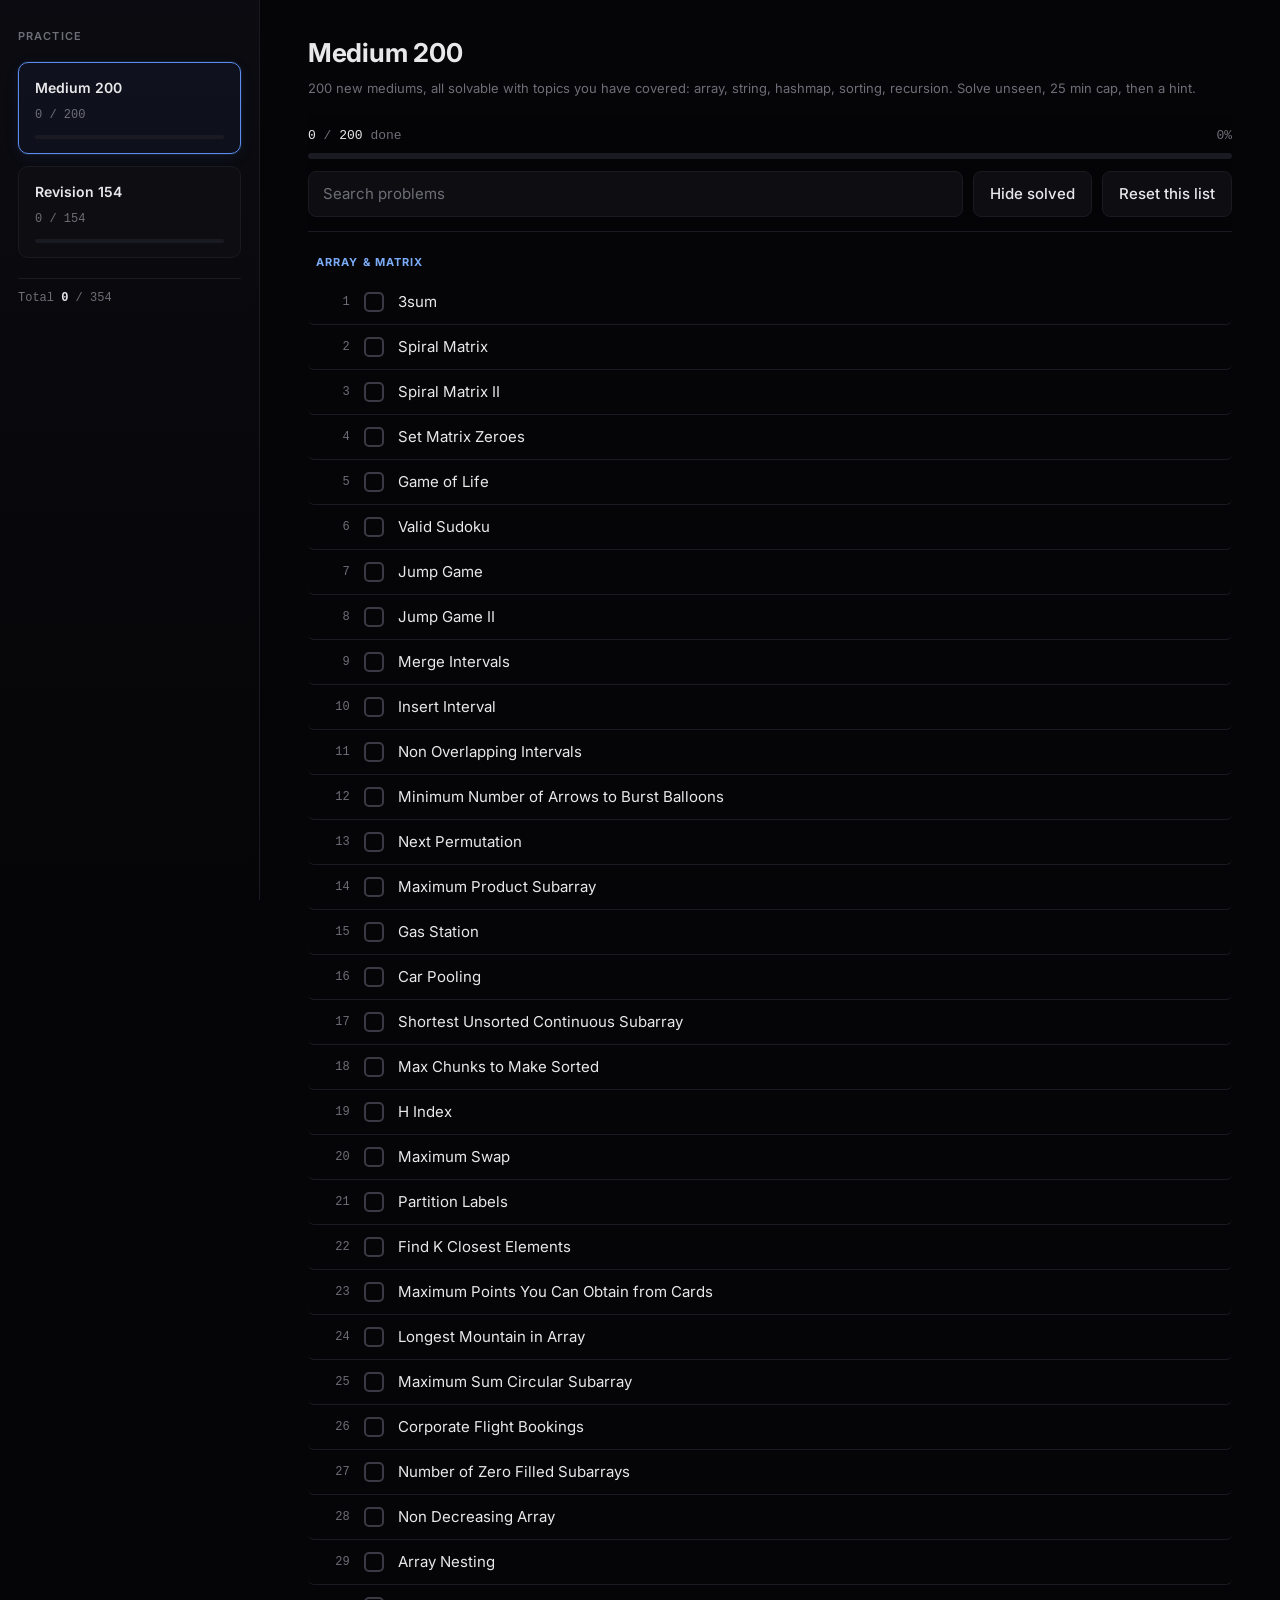
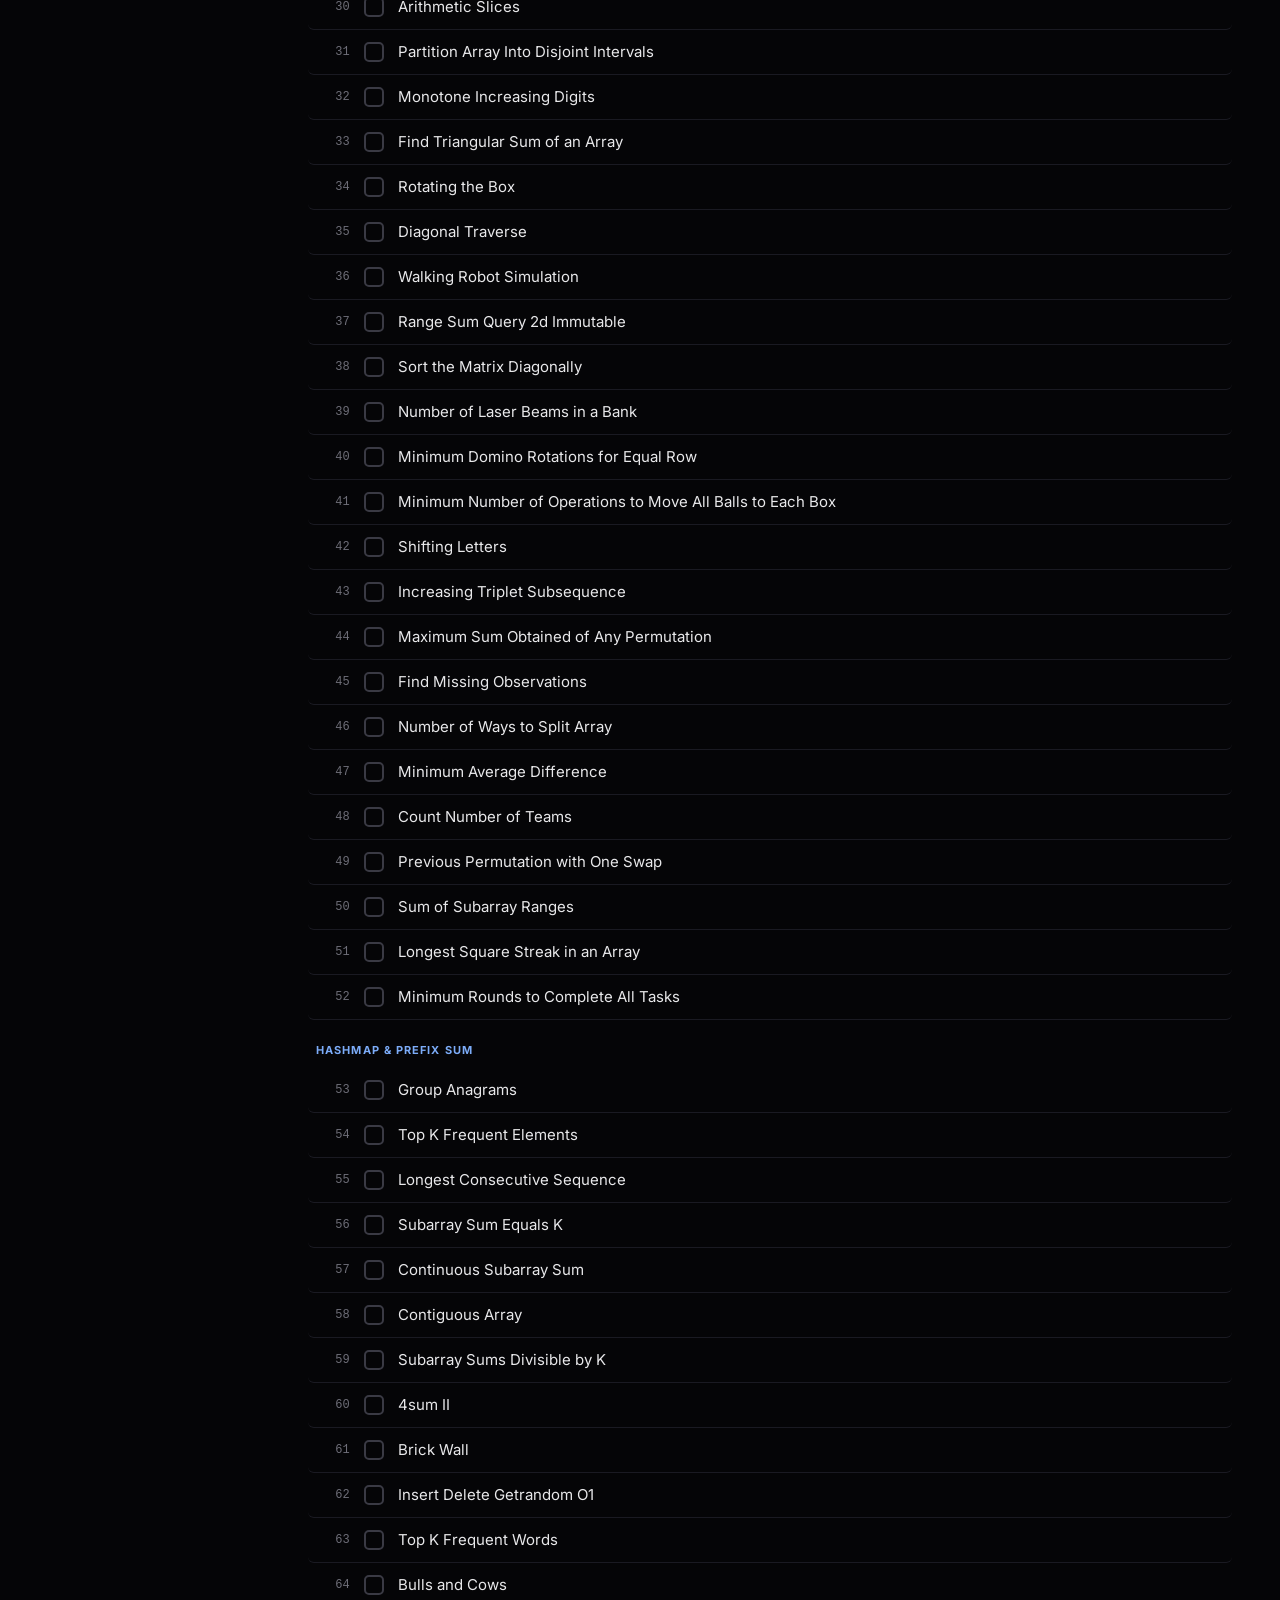
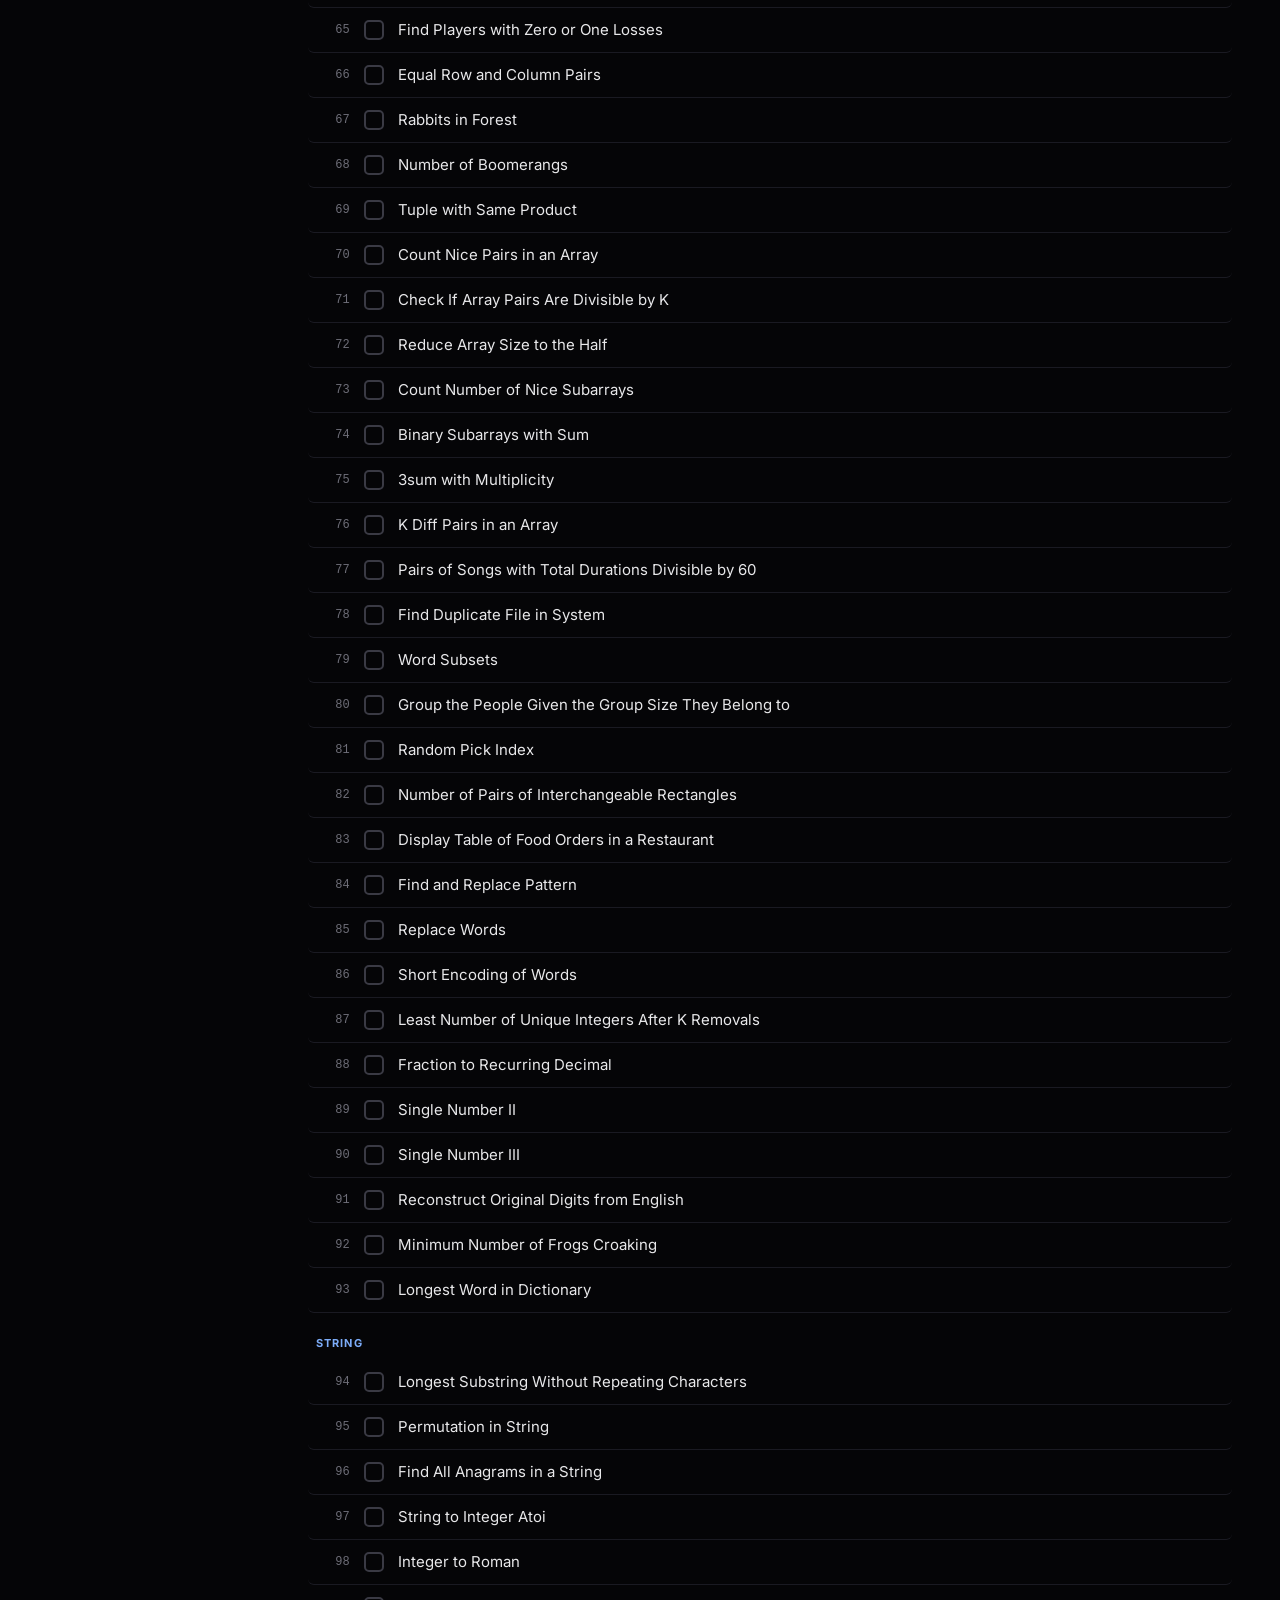
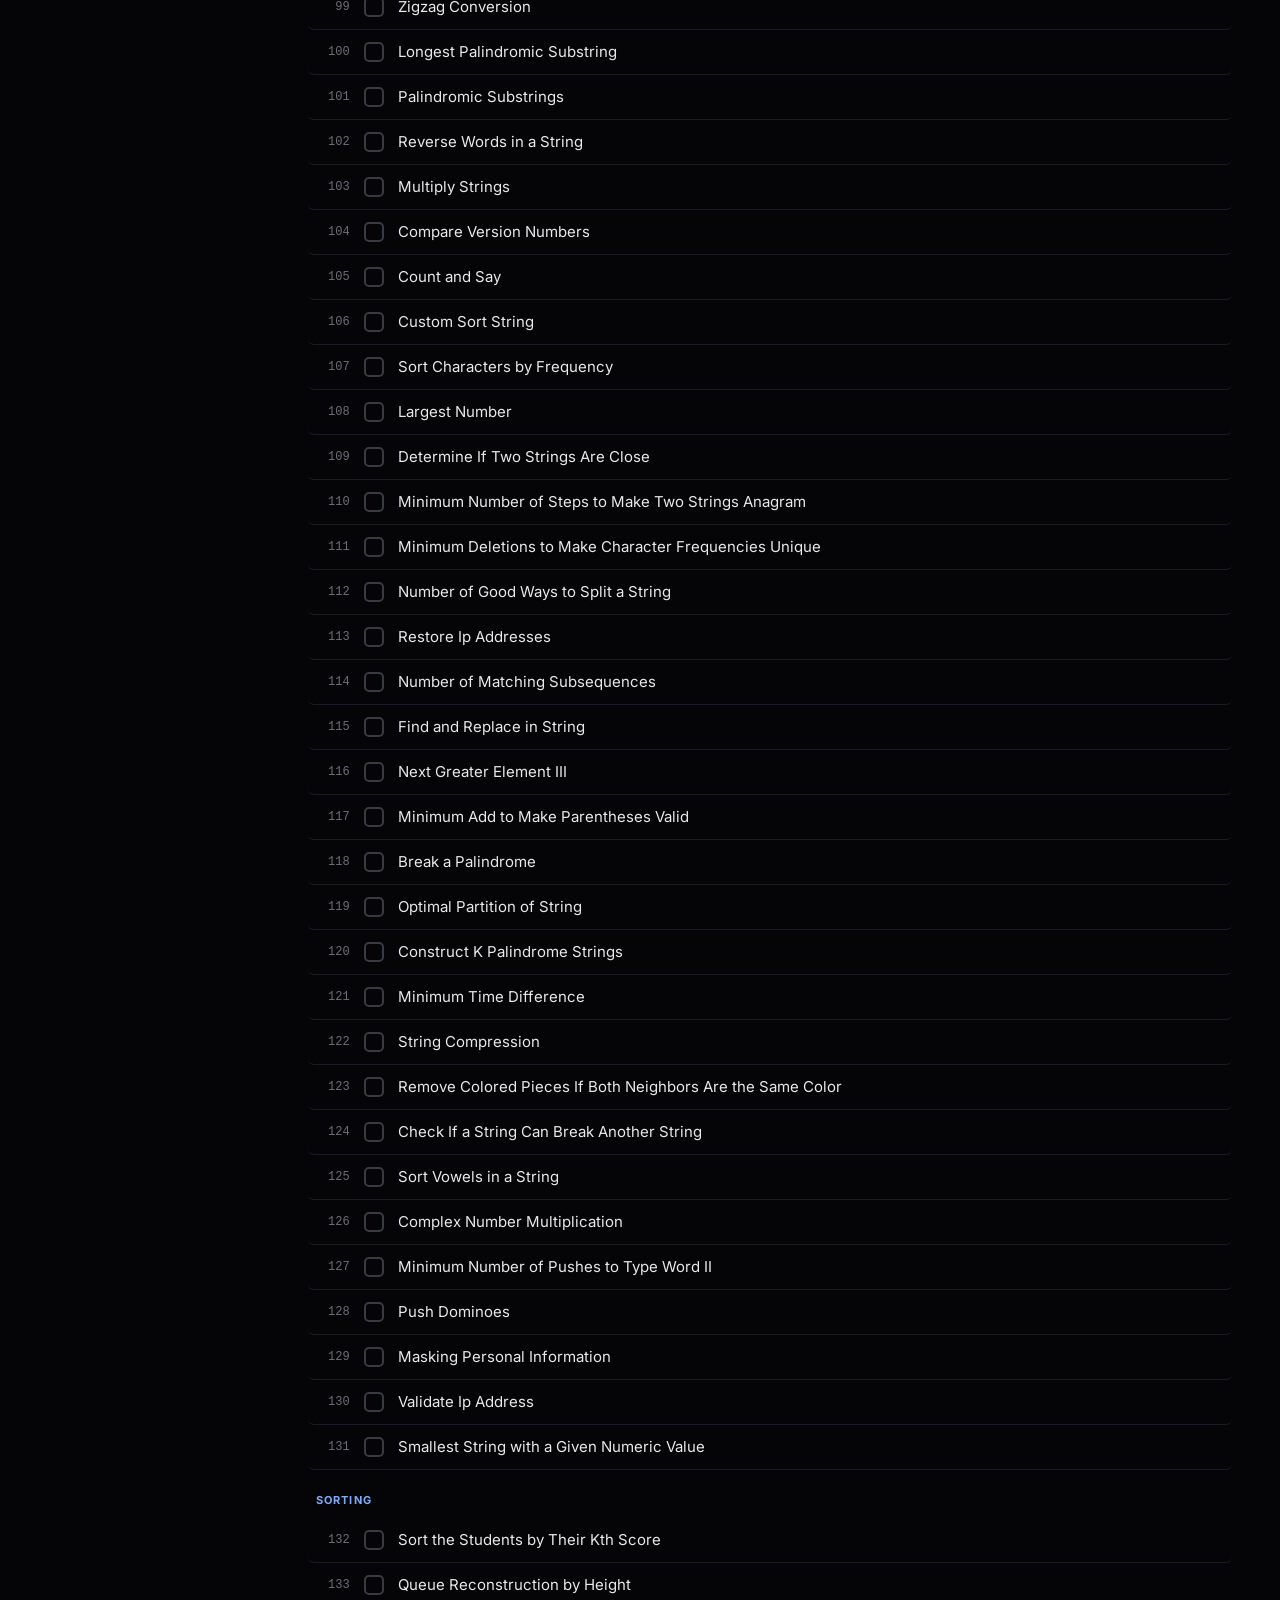
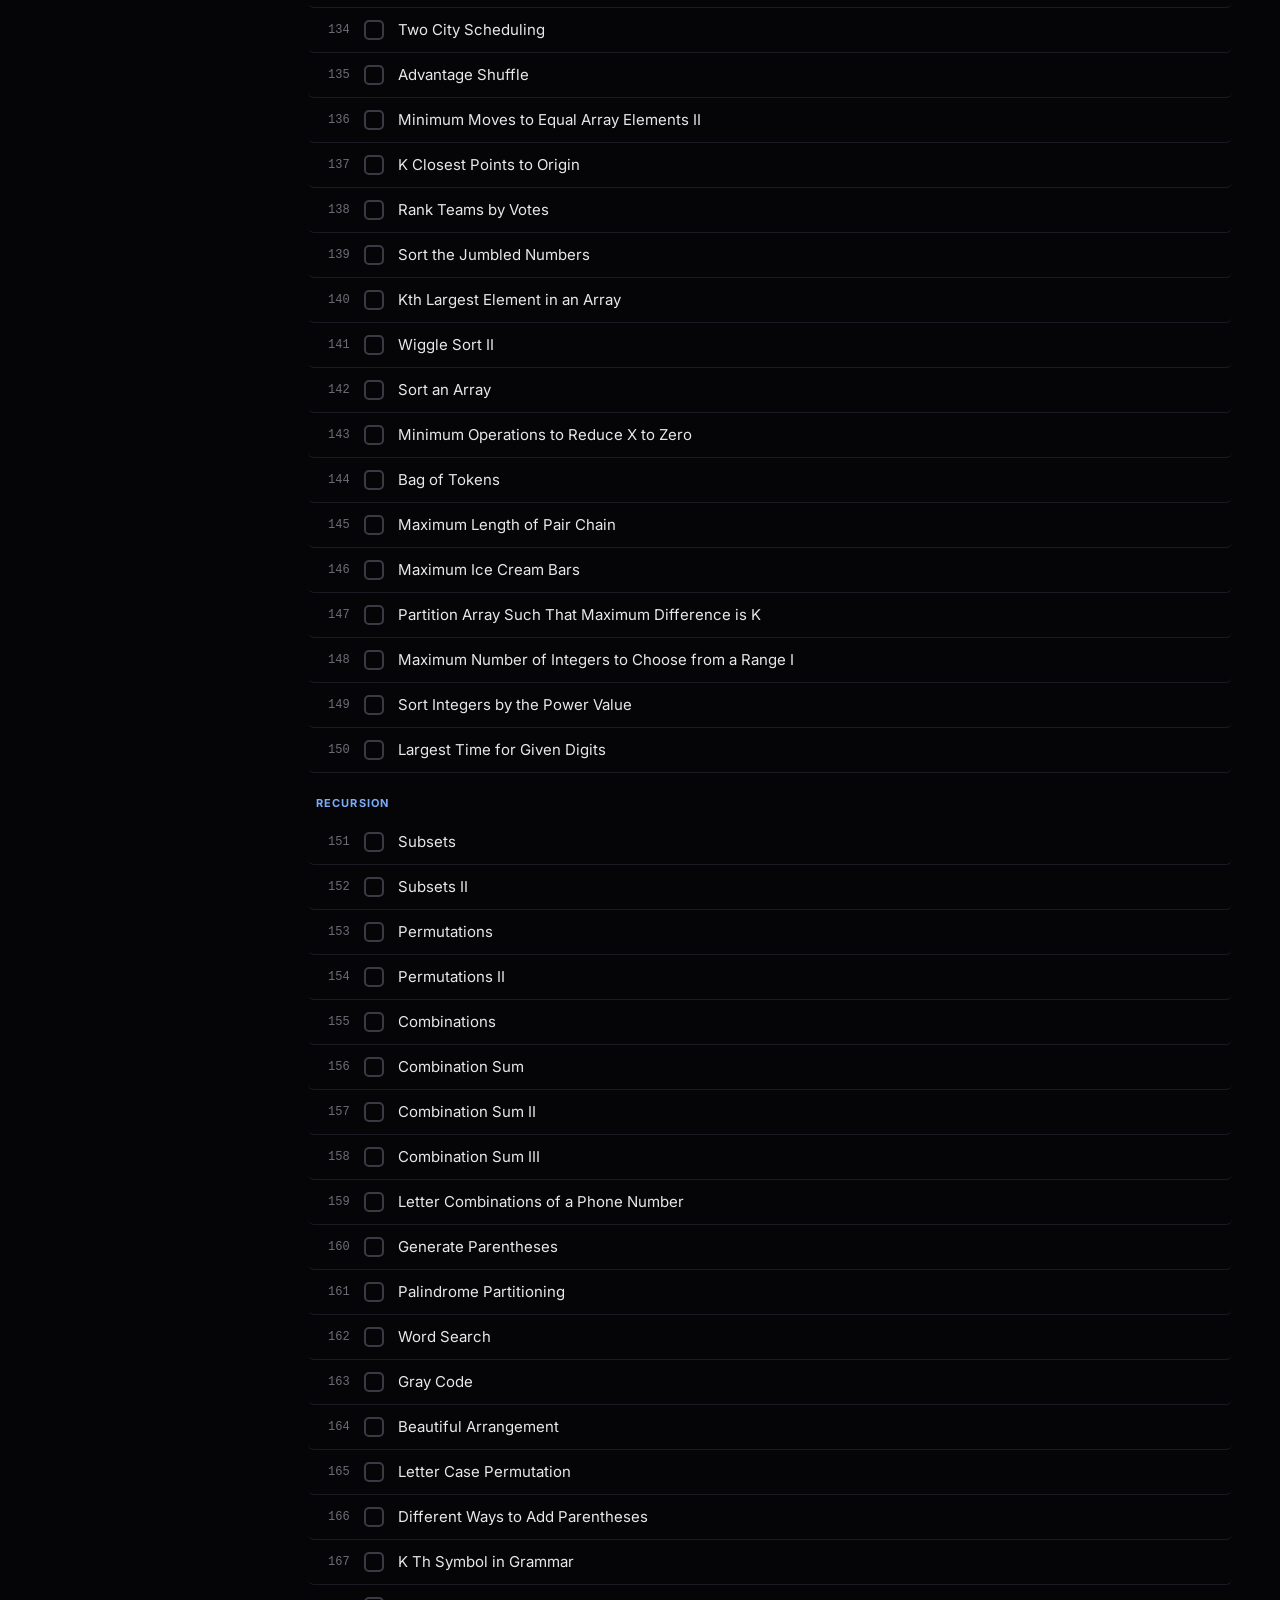
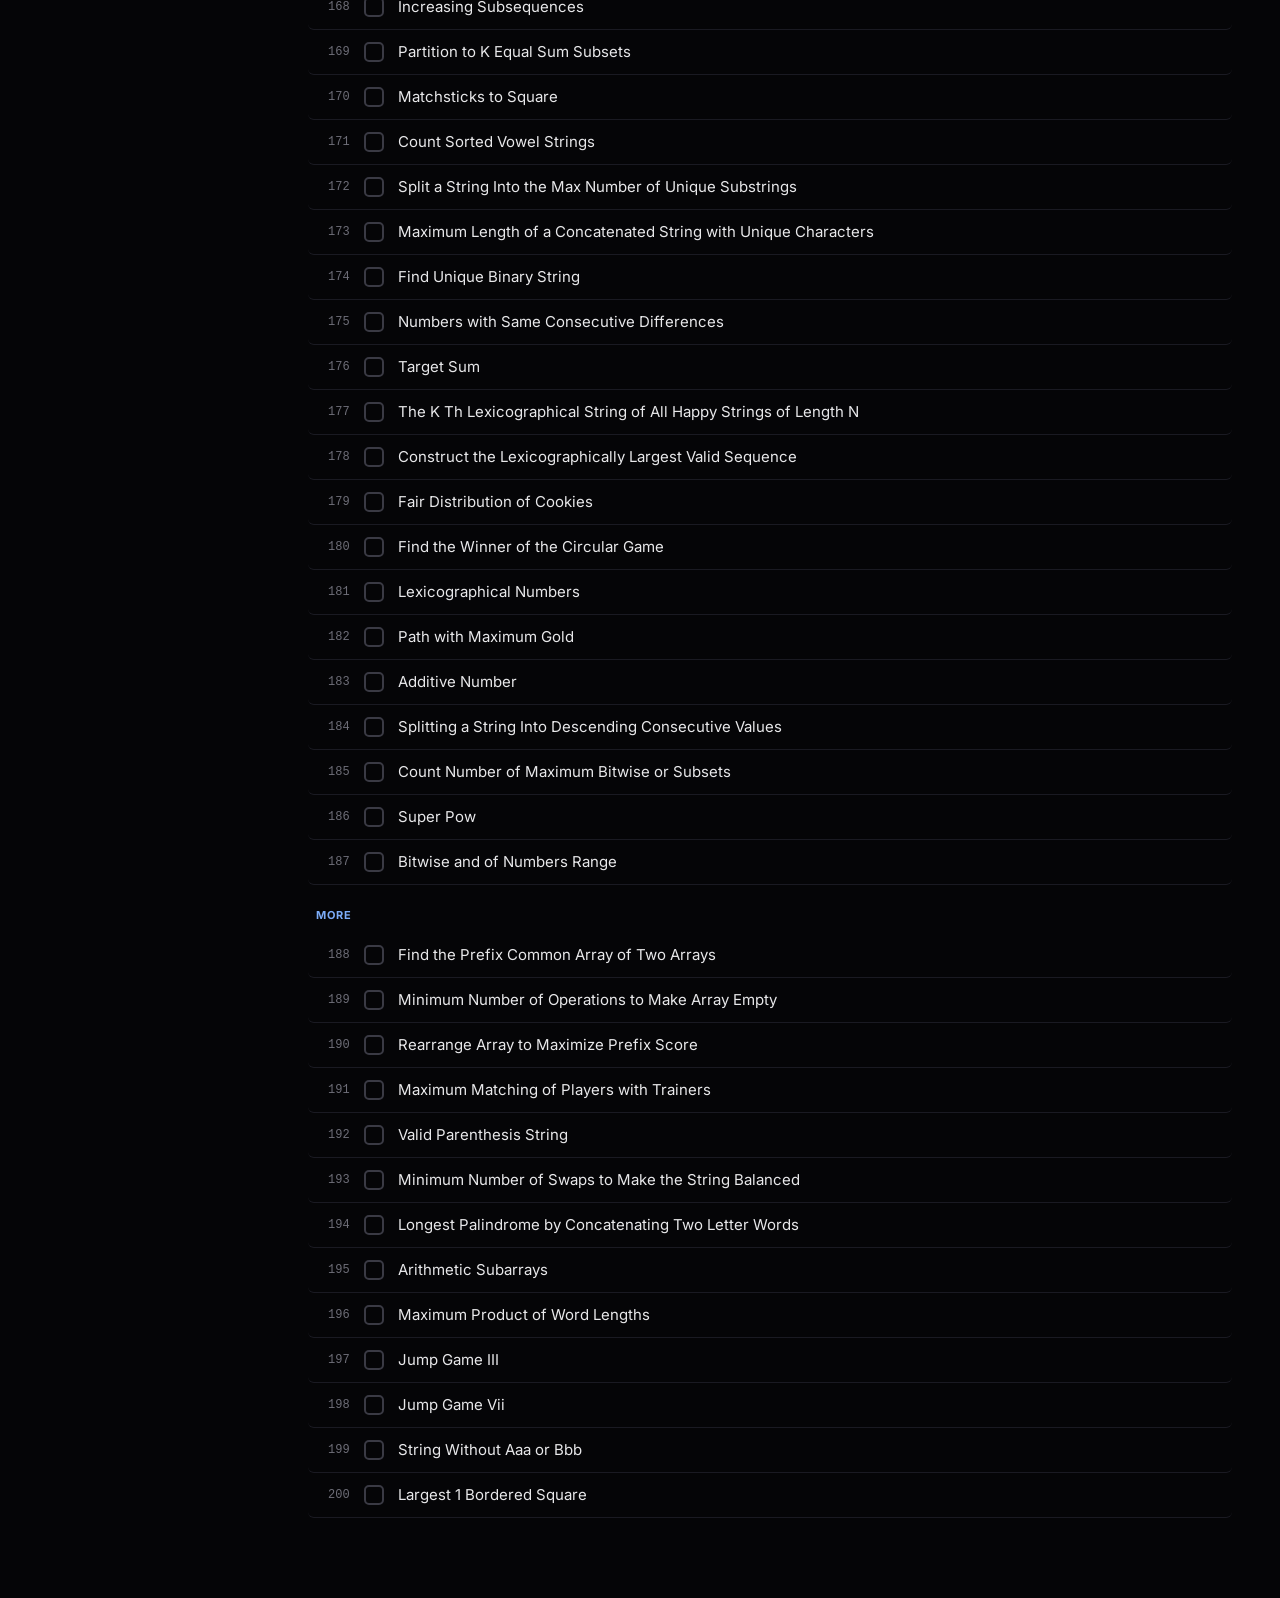
<file: index.html>
<!doctype html>
<html lang="en">
<head>
  <meta charset="utf-8">
  <meta name="viewport" content="width=device-width, initial-scale=1, viewport-fit=cover">
  <meta name="description" content="Offline LeetCode practice tracker — 200 Medium + 154 Revision problems with progress tracking, search & filtering.">
  <title>LeetCode Practice: Nov + Dec</title>
  <link rel="stylesheet" href="style.css">
</head>
<body>

  <div class="app">
    <nav aria-label="Lists">
      <h2>Practice</h2>
      <button class="tab" id="t-medium">
        <b>Medium 200</b>
        <span></span>
        <div class="mini"><i></i></div>
      </button>
      <button class="tab" id="t-revision">
        <b>Revision 154</b>
        <span></span>
        <div class="mini"><i></i></div>
      </button>
      <div class="tot" id="tot"></div>
    </nav>

    <main>
      <h1 id="ttl"></h1>
      <p class="sub" id="sub"></p>

      <div class="bar">
        <div class="st">
          <span><b id="dn">0</b> / <b id="tl">0</b> done</span>
          <span id="pc">0%</span>
        </div>
        <div class="track">
          <div class="fill" id="fl"></div>
        </div>
        <div class="tools">
          <input type="search" id="q" placeholder="Search problems" aria-label="Search problems">
          <button id="hd" aria-pressed="false">Hide solved</button>
          <button id="rs">Reset this list</button>
        </div>
      </div>

      <ul id="ls"></ul>
      <div class="empty" id="em" hidden>No problems match.</div>
    </main>
  </div>

  <script src="app.js"></script>
</body>
</html>
</file>
<file: style.css>
@import url('https://fonts.googleapis.com/css2?family=Inter:wght@400;500;600;700&display=swap');

/* ── Design Tokens ── */
:root {
  --bg: #050507;
  --bg2: #0c0c10;
  --fg: #e8e8ea;
  --mut: #6e6e78;
  --line: #1a1a22;
  --acc: #7cacf8;
  --acc2: #5b8def;
  --ok: #4ade80;
  --ok2: #22c55e;
  --card: #0d0d12;
  --hover: #12121a;
  color-scheme: dark;
  box-sizing: border-box;
  padding-top: env(safe-area-inset-top, 0px);
  padding-bottom: env(safe-area-inset-bottom, 0px);
}

/* ── Reset ── */
* { box-sizing: border-box; margin: 0; }
html, body { background: var(--bg); margin: 0; }
body {
  color: var(--fg);
  font: 15px/1.6 'Inter', system-ui, -apple-system, "Segoe UI", sans-serif;
  padding-left: env(safe-area-inset-left, 0px);
  padding-right: env(safe-area-inset-right, 0px);
}

/* ── Layout ── */
.app { display: flex; min-height: 100vh; }

/* ── Sidebar ── */
nav {
  width: 260px;
  flex: none;
  border-right: 1px solid var(--line);
  padding: 28px 18px;
  position: sticky;
  top: 0;
  align-self: flex-start;
  height: 100vh;
  background: linear-gradient(180deg, rgba(12,12,18,.95), rgba(5,5,7,.98));
  backdrop-filter: blur(16px);
  -webkit-backdrop-filter: blur(16px);
  overflow-y: auto;
}
nav h2 {
  font-size: 11px;
  letter-spacing: .1em;
  text-transform: uppercase;
  color: var(--mut);
  margin: 0 0 16px;
  font-weight: 600;
}

/* ── Tabs ── */
.tab {
  display: block;
  width: 100%;
  text-align: left;
  background: var(--card);
  border: 1px solid var(--line);
  color: var(--fg);
  padding: 14px 16px;
  border-radius: 10px;
  font: inherit;
  cursor: pointer;
  margin-bottom: 12px;
  transition: all .2s ease;
}
.tab:hover {
  background: var(--hover);
  border-color: #2a2a36;
  transform: translateY(-1px);
  box-shadow: 0 4px 12px rgba(0,0,0,.3);
}
.tab[aria-current=true] {
  border-color: var(--acc2);
  background: rgba(91,141,239,.06);
  box-shadow: 0 0 0 1px rgba(91,141,239,.1), 0 4px 16px rgba(91,141,239,.08);
}
.tab b { display: block; font-weight: 600; font-size: 14px; margin-bottom: 2px; }
.tab span { font: 12px ui-monospace, 'Cascadia Code', Menlo, Consolas, monospace; color: var(--mut); }

/* ── Mini Progress (sidebar) ── */
.mini { height: 4px; background: var(--line); border-radius: 3px; margin-top: 10px; overflow: hidden; }
.mini i {
  display: block;
  height: 100%;
  width: 0;
  background: linear-gradient(90deg, var(--ok2), var(--ok));
  transition: width .4s ease;
  border-radius: 3px;
}

/* ── Sidebar Total ── */
.tot {
  font: 12px ui-monospace, 'Cascadia Code', Menlo, Consolas, monospace;
  color: var(--mut);
  margin-top: 20px;
  padding: 12px 0;
  border-top: 1px solid var(--line);
}
.tot b { color: var(--fg); }

/* ── Main Content ── */
main { flex: 1; min-width: 0; padding: 32px clamp(20px, 4vw, 48px) 80px; }
h1 { font-size: 26px; margin: 0 0 4px; font-weight: 700; letter-spacing: -.01em; }
.sub { color: var(--mut); margin: 0 0 16px; font-size: 13px; }

/* ── Sticky Bar ── */
.bar {
  position: sticky;
  top: env(safe-area-inset-top, 0px);
  background: rgba(5,5,7,.92);
  backdrop-filter: blur(12px);
  -webkit-backdrop-filter: blur(12px);
  padding: 14px 0;
  border-bottom: 1px solid var(--line);
  z-index: 5;
}
.st {
  display: flex;
  justify-content: space-between;
  font: 13px ui-monospace, 'Cascadia Code', Menlo, Consolas, monospace;
  color: var(--mut);
  margin-bottom: 10px;
}
.st b { color: var(--fg); font-weight: 500; }

/* ── Progress Track ── */
.track { height: 6px; background: var(--line); border-radius: 4px; overflow: hidden; }
.fill {
  height: 100%;
  width: 0;
  background: linear-gradient(90deg, var(--ok2), var(--ok));
  transition: width .4s cubic-bezier(.4, 0, .2, 1);
  border-radius: 4px;
  box-shadow: 0 0 8px rgba(74,222,128,.2);
}

/* ── Toolbar ── */
.tools { display: flex; flex-wrap: wrap; gap: 10px; margin-top: 12px; }
input[type=search] {
  flex: 1 1 200px;
  min-width: 0;
  background: var(--card);
  border: 1px solid var(--line);
  color: var(--fg);
  padding: 10px 14px;
  border-radius: 8px;
  font: inherit;
  transition: border-color .2s, box-shadow .2s;
}
input[type=search]:focus {
  border-color: var(--acc2);
  box-shadow: 0 0 0 3px rgba(91,141,239,.12);
}
input[type=search]::placeholder { color: var(--mut); }

button { font: inherit; }
.tools button {
  background: var(--card);
  border: 1px solid var(--line);
  color: var(--fg);
  padding: 10px 16px;
  border-radius: 8px;
  cursor: pointer;
  transition: all .2s ease;
  font-weight: 500;
}
.tools button:hover { background: var(--hover); border-color: #2a2a36; }
.tools button[aria-pressed=true] {
  border-color: var(--acc2);
  color: var(--acc);
  background: rgba(91,141,239,.06);
}

/* ── Focus ── */
:focus-visible { outline: 2px solid var(--acc); outline-offset: 2px; }

/* ── Problem List ── */
ul { list-style: none; margin: 0; padding: 0; }
li {
  display: flex;
  align-items: center;
  gap: 14px;
  padding: 10px 8px;
  border-bottom: 1px solid var(--line);
  border-radius: 6px;
  transition: background .15s ease;
}
li:not(.h):hover { background: var(--hover); }
li.h {
  display: block;
  padding: 22px 8px 8px;
  color: var(--acc);
  font-size: 11px;
  letter-spacing: .1em;
  text-transform: uppercase;
  font-weight: 700;
  border-bottom: none;
}

/* ── Problem Number ── */
.n {
  font: 12px ui-monospace, 'Cascadia Code', Menlo, Consolas, monospace;
  color: var(--mut);
  width: 2.8em;
  text-align: right;
  flex: none;
}

/* ── Checkbox ── */
input[type=checkbox] {
  appearance: none;
  -webkit-appearance: none;
  width: 20px;
  height: 20px;
  flex: none;
  margin: 0;
  border: 2px solid #3a3a44;
  border-radius: 5px;
  display: grid;
  place-content: center;
  cursor: pointer;
  transition: all .2s ease;
}
input[type=checkbox]:hover {
  border-color: var(--ok2);
  box-shadow: 0 0 0 3px rgba(74,222,128,.1);
}
input[type=checkbox]:checked {
  background: linear-gradient(135deg, var(--ok2), var(--ok));
  border-color: transparent;
  box-shadow: 0 2px 8px rgba(74,222,128,.25);
}
input[type=checkbox]:checked::after {
  content: "";
  width: 9px;
  height: 5px;
  border-left: 2.5px solid #000;
  border-bottom: 2.5px solid #000;
  transform: translateY(-1px) rotate(-45deg);
}

/* ── Links ── */
li a {
  color: var(--fg);
  text-decoration: none;
  min-width: 0;
  overflow-wrap: anywhere;
  transition: color .15s ease;
}
li a:hover { color: var(--acc); }
li.done a { color: var(--mut); text-decoration: line-through; text-decoration-color: #333; }
li.done { opacity: .6; }
li.done:hover { opacity: .8; }

/* ── Empty State ── */
.empty { color: var(--mut); padding: 32px 0; text-align: center; }

/* ── Responsive ── */
@media (max-width: 768px) {
  .app { display: block; }
  nav {
    width: auto;
    height: auto;
    position: static;
    border-right: 0;
    border-bottom: 1px solid var(--line);
    display: flex;
    flex-wrap: wrap;
    gap: 10px;
    padding: 16px;
    backdrop-filter: none;
  }
  nav h2, .tot { display: none; }
  .tab { flex: 1 1 140px; margin: 0; padding: 12px; }
  main { padding: 20px 16px 80px; }
}
@media (min-width: 1400px) {
  main { padding: 32px 64px 80px; }
}
</file>
